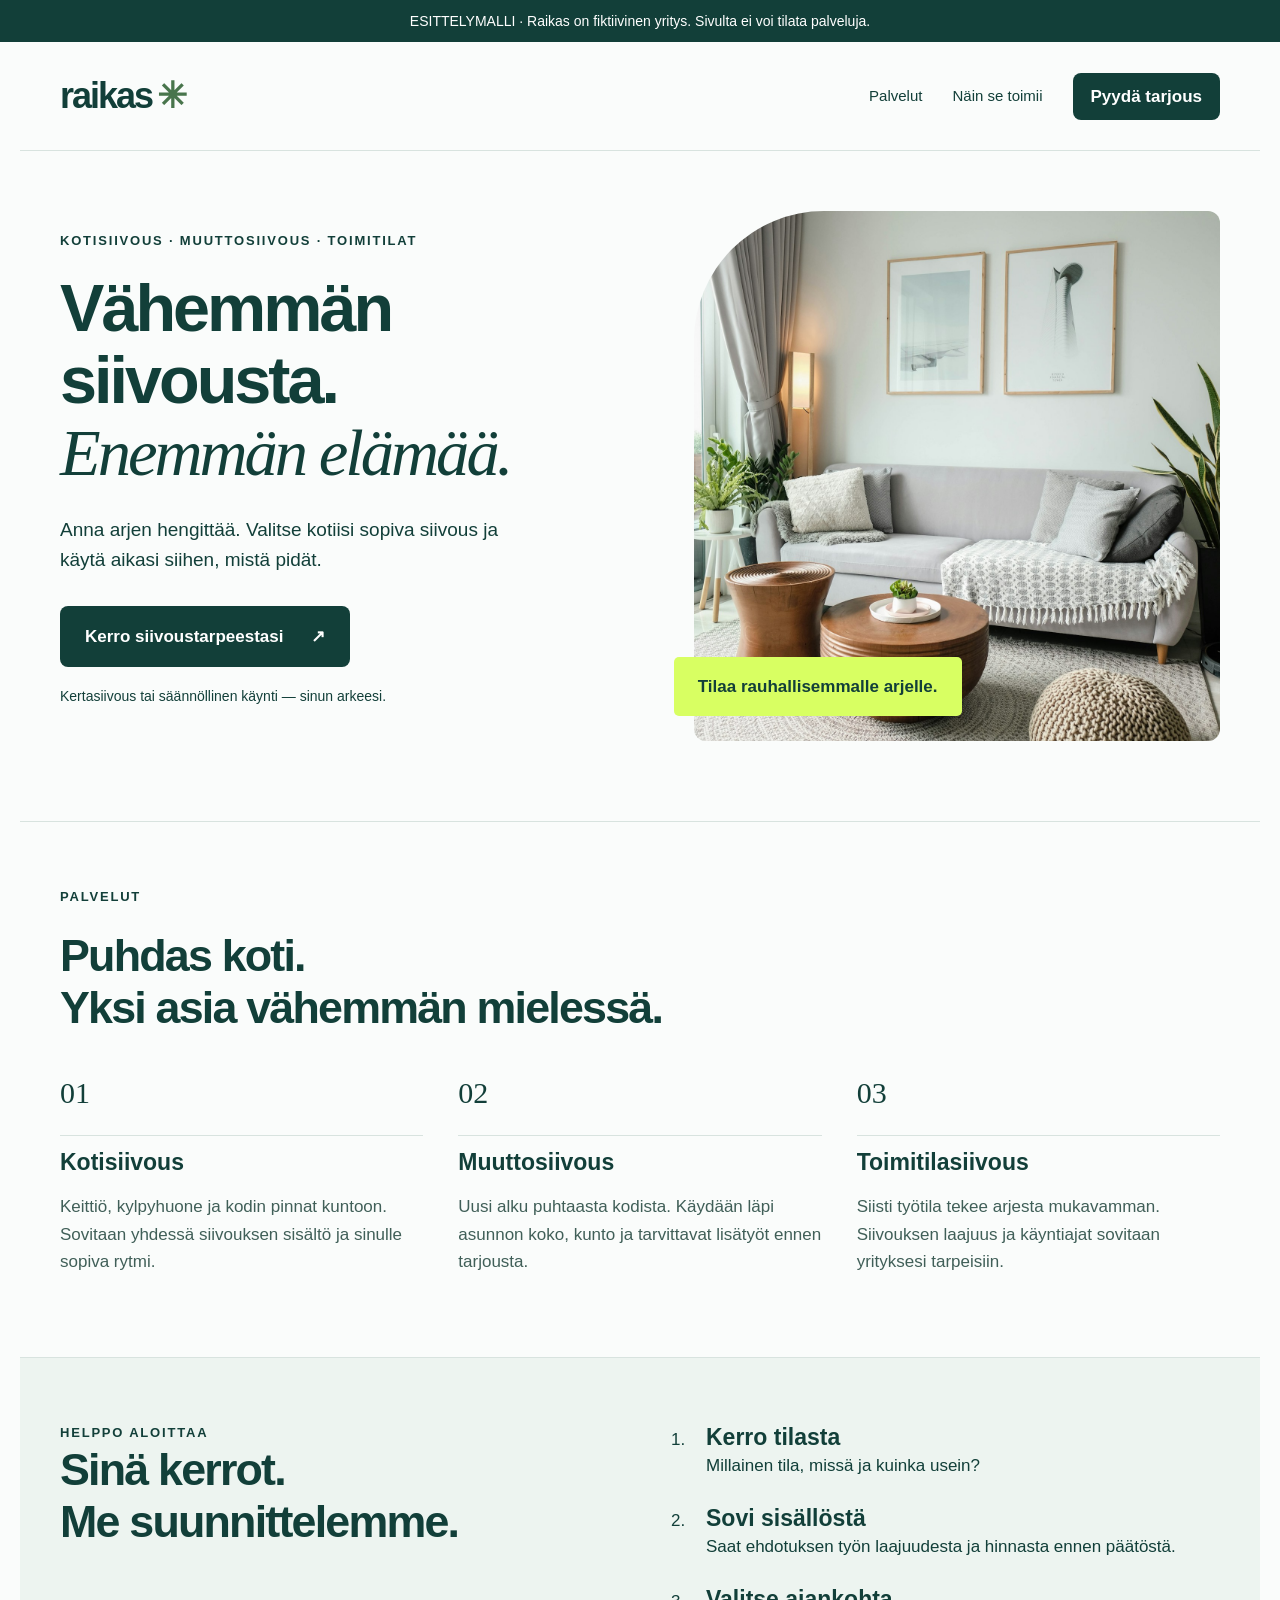
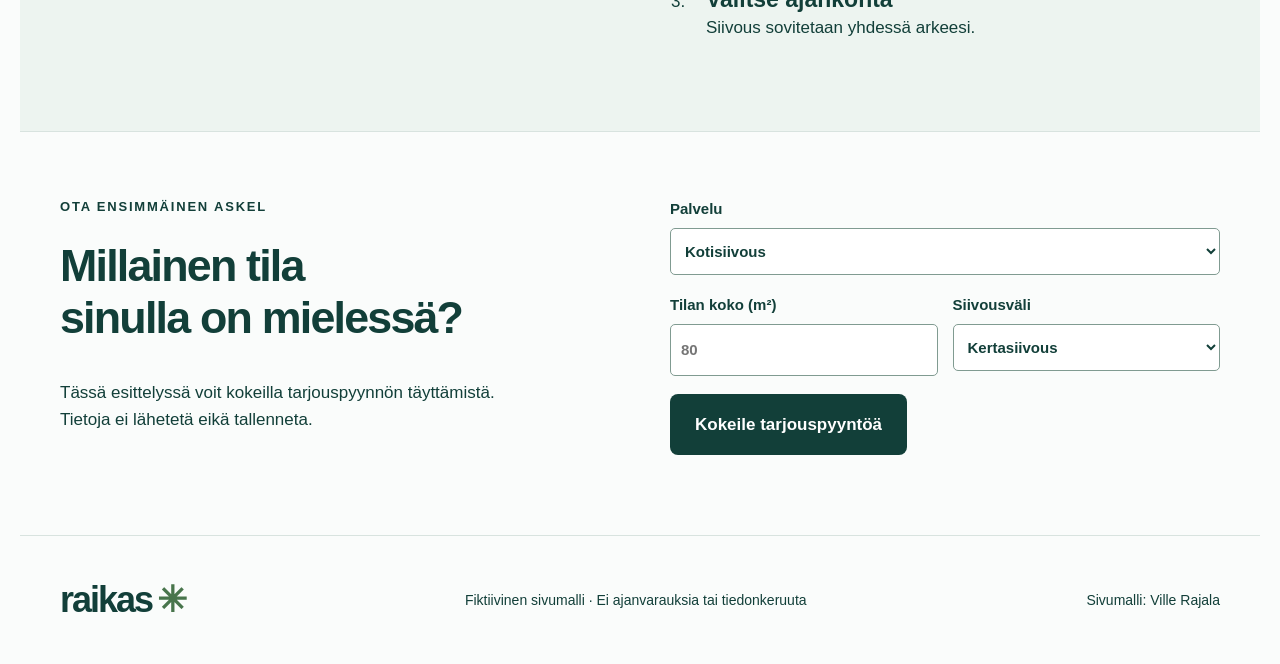
<file: index.html>
<!doctype html>
<html lang="fi">
<head>
<meta charset="utf-8">
<meta name="viewport" content="width=device-width,initial-scale=1">
<title>Raikas — siivousyrityksen sivumalli</title>
<meta name="description" content="Fiktiivinen siivousyrityksen verkkosivumalli. Tutustu palveluihin ja kokeile tarjouspyyntöä.">
<link rel="stylesheet" href="style.css">
</head>
<body>
<div class="demo">ESITTELYMALLI · Raikas on fiktiivinen yritys. Sivulta ei voi tilata palveluja.</div>
<header>
<a class="brand" href="#">raikas<span>✳</span>
</a>
<nav aria-label="Päänavigaatio">
<a href="#palvelut">Palvelut</a>
<a href="#nain">Näin se toimii</a>
<a class="button small" href="#yhteys">Pyydä tarjous</a>
</nav>
</header>
<main>
<section class="hero">
<div>
<p class="eyebrow">KOTISIIVOUS · MUUTTOSIIVOUS · TOIMITILAT</p>
<h1>Vähemmän siivousta.<br>
<em>Enemmän elämää.</em>
</h1>
<p class="intro">Anna arjen hengittää. Valitse kotiisi sopiva siivous ja käytä aikasi siihen, mistä pidät.</p>
<a class="button" href="#yhteys">Kerro siivoustarpeestasi <span aria-hidden="true">↗</span>
</a>
<p class="sub">Kertasiivous tai säännöllinen käynti — sinun arkeesi.</p>
</div>
<figure>
<img src="home.jpg" alt="Valoisa ja siisti kodin oleskelutila" width="1000" height="1100">
<figcaption>Tilaa rauhallisemmalle arjelle.</figcaption>
</figure>
</section>
<section id="palvelut">
<p class="eyebrow">PALVELUT</p>
<h2>Puhdas koti.<br>Yksi asia vähemmän mielessä.</h2>
<div class="cards">
<article>
<span class="num">01</span>
<h3>Kotisiivous</h3>
<p>Keittiö, kylpyhuone ja kodin pinnat kuntoon. Sovitaan yhdessä siivouksen sisältö ja sinulle sopiva rytmi.</p>
</article>
<article>
<span class="num">02</span>
<h3>Muuttosiivous</h3>
<p>Uusi alku puhtaasta kodista. Käydään läpi asunnon koko, kunto ja tarvittavat lisätyöt ennen tarjousta.</p>
</article>
<article>
<span class="num">03</span>
<h3>Toimitilasiivous</h3>
<p>Siisti työtila tekee arjesta mukavamman. Siivouksen laajuus ja käyntiajat sovitaan yrityksesi tarpeisiin.</p>
</article>
</div>
</section>
<section id="nain" class="steps">
<div>
<p class="eyebrow">HELPPO ALOITTAA</p>
<h2>Sinä kerrot.<br>Me suunnittelemme.</h2>
</div>
<ol>
<li>
<h3>Kerro tilasta</h3>
<p>Millainen tila, missä ja kuinka usein?</p>
</li>
<li>
<h3>Sovi sisällöstä</h3>
<p>Saat ehdotuksen työn laajuudesta ja hinnasta ennen päätöstä.</p>
</li>
<li>
<h3>Valitse ajankohta</h3>
<p>Siivous sovitetaan yhdessä arkeesi.</p>
</li>
</ol>
</section>
<section id="yhteys" class="contact">
<div>
<p class="eyebrow">OTA ENSIMMÄINEN ASKEL</p>
<h2>Millainen tila<br>sinulla on mielessä?</h2>
<p>Tässä esittelyssä voit kokeilla tarjouspyynnön täyttämistä. Tietoja ei lähetetä eikä tallenneta.</p>
</div>
<form id="quote">
<label>Palvelu<select name="service">
<option>Kotisiivous</option>
<option>Muuttosiivous</option>
<option>Toimitilasiivous</option>
</select>
</label>
<div class="fields">
<label>Tilan koko (m²)<input name="size" type="number" min="1" max="10000" required placeholder="80">
</label>
<label>Siivousväli<select name="frequency">
<option>Kertasiivous</option>
<option>Joka viikko</option>
<option>Joka toinen viikko</option>
<option>Kerran kuukaudessa</option>
</select>
</label>
</div>
<button class="button" type="submit">Kokeile tarjouspyyntöä</button>
<p id="result" role="status" aria-live="polite">
</p>
</form>
</section>
</main>
<footer>
<a class="brand" href="#">raikas<span>✳</span>
</a>
<p>Fiktiivinen sivumalli · Ei ajanvarauksia tai tiedonkeruuta</p>
<p>Sivumalli: Ville Rajala</p>
</footer>
<script src="app.js">
</script>
</body>
</html>
</file>
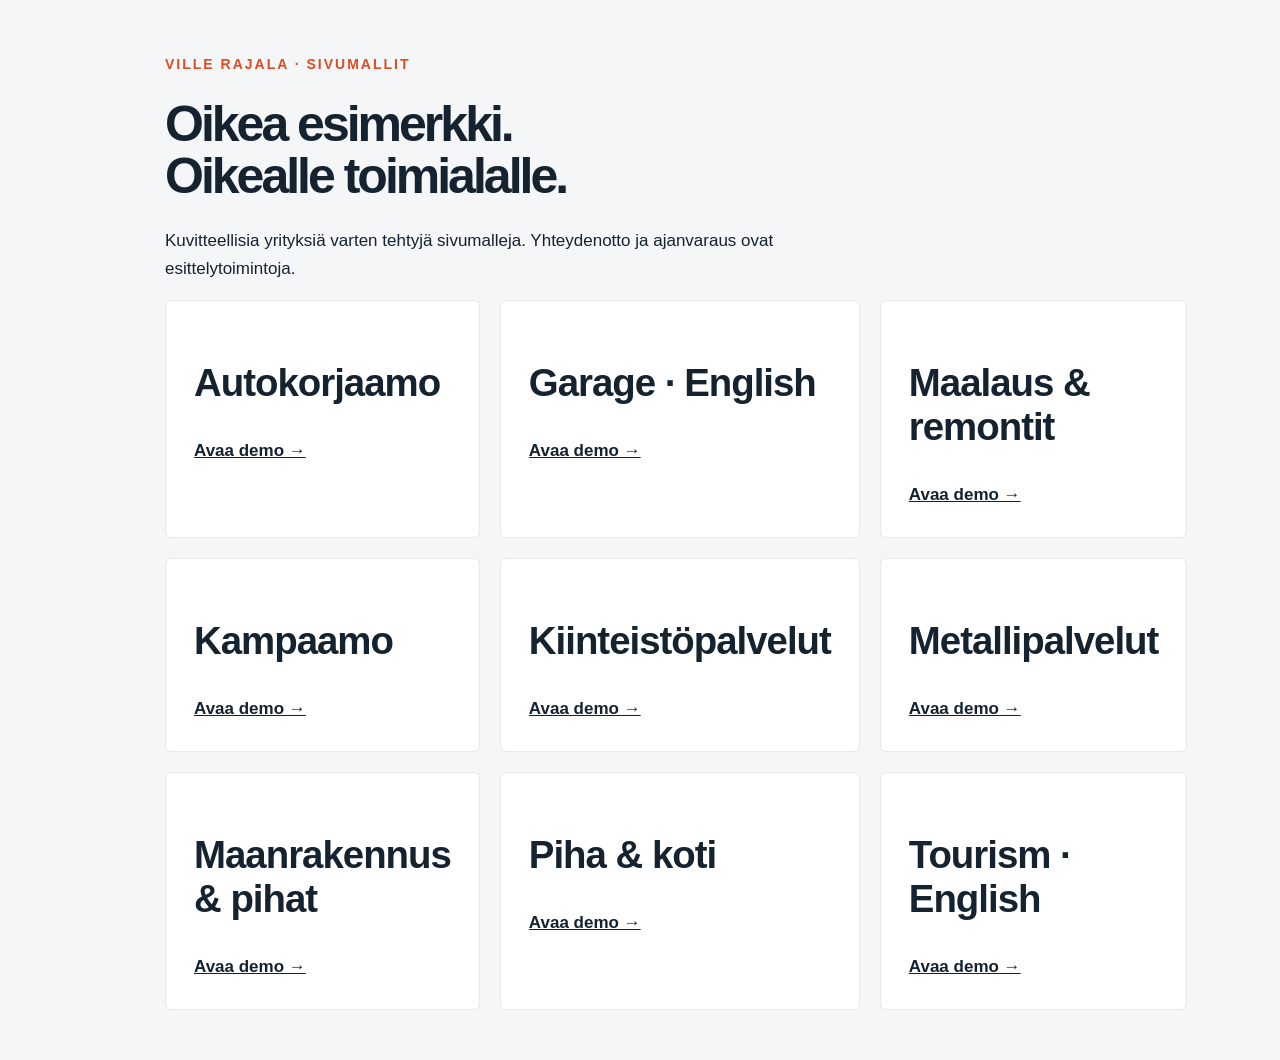
<file: demos.html>
<!doctype html>
<html lang="fi"><head><meta charset="utf-8"><meta name="viewport" content="width=device-width,initial-scale=1"><meta name="robots" content="noindex,nofollow"><title>Toimialakohtaiset sivumallit</title><style>
*{box-sizing:border-box}html{scroll-behavior:smooth}body{margin:0;font:17px/1.65 Arial,sans-serif;background:var(--paper);color:var(--ink);--paper:#f4f6f8;--ink:#152330;--accent:#df4c21}a{color:inherit}button,a{touch-action:manipulation}button{font:inherit;cursor:pointer}.notice{background:var(--ink);color:white;padding:10px 6%;font-size:14px;text-align:center}header{max-width:1240px;margin:auto;padding:24px 30px;display:flex;align-items:center;justify-content:space-between;gap:20px}.brand{font-size:25px;font-weight:900;letter-spacing:-1px;text-decoration:none}nav{display:flex;gap:25px;font-size:15px}nav a{text-decoration:none}main{max-width:1240px;margin:auto;padding:0 30px}.hero{display:grid;grid-template-columns:1fr 1fr;gap:50px;align-items:center;padding:45px 0 65px}.eyebrow{text-transform:uppercase;letter-spacing:2px;font-size:14px;font-weight:700;color:var(--accent)}h1{font-size:clamp(42px,5.7vw,76px);line-height:1.04;letter-spacing:-3px;margin:20px 0 25px;max-width:720px}h2{font-size:clamp(28px,3vw,40px);line-height:1.15;letter-spacing:-1px}h3{font-size:22px;line-height:1.25}p{max-width:650px}.lead{font-size:20px;color:var(--ink);opacity:.85}.button{display:inline-block;background:var(--ink);color:white;border:0;padding:16px 25px;text-decoration:none;border-radius:4px;font-weight:700}.secondary{margin-left:16px;font-size:15px}.photo{margin:0;position:relative}.photo img{width:100%;height:530px;object-fit:cover;display:block;border-radius:6px}.photo figcaption{font-size:12px;padding:8px 0;opacity:.65}.strip{border-top:1px solid #aaa7;border-bottom:1px solid #aaa7;display:flex;justify-content:space-between;gap:20px;padding:20px 0;font-weight:700}.section{padding:55px 0}.cards{display:grid;grid-template-columns:repeat(3,1fr);gap:20px}.card{background:white;border:1px solid #aaa4;padding:28px;border-radius:6px}.num{color:var(--accent);font-size:14px;letter-spacing:2px}.contact{background:var(--ink);color:white;padding:40px;border-radius:6px;display:grid;grid-template-columns:1.2fr 1fr;gap:40px}.contact h2{margin-top:0}.contact button{background:var(--paper);color:var(--ink);margin:0 8px 12px 0}.fine{font-size:14px;opacity:.75}.steps{display:flex;gap:28px;margin-top:30px}.steps>div{flex:1}footer{max-width:1240px;margin:auto;padding:35px 30px;font-size:14px;display:flex;justify-content:space-between;gap:25px}.gallery-links{display:flex;flex-wrap:wrap;gap:10px}.gallery-links a{padding:8px 12px;border:1px solid #aaa5;border-radius:4px}.hub{max-width:1000px;padding:50px 25px;margin:auto}.hub h1{font-size:50px}.hub .card a{font-weight:bold}.salon{--paper:#fff6f8;--ink:#441932;--accent:#b72865}.salon h1,.salon h2{font-family:Georgia,serif;font-weight:normal;letter-spacing:-2px}.salon .photo img{border-radius:220px 220px 8px 8px}.salon .hero{grid-template-columns:1.1fr .9fr}.trades{--paper:#f2f4ee;--ink:#223d2c;--accent:#9b421d}.trades .card{border-top:5px solid var(--ink)}.property{--paper:#f4f7f1;--ink:#1e3c32;--accent:#477f56}.property .card{border-top:5px solid var(--accent)}.industrial{--paper:#f0f2f3;--ink:#1c2930;--accent:#d66a1f}.industrial .card{border-left:5px solid var(--accent)}.industrial .photo img{filter:saturate(.72) contrast(1.08)}.tourism{--paper:#f0f8fa;--ink:#063b4a;--accent:#087c83}.tourism .hero{grid-template-columns:1.1fr 1fr}.tourism .photo img{border-radius:140px 5px 5px 5px}.tourism h1{font-family:Georgia,serif;font-weight:normal}.tourism .card{border-radius:16px}dialog{max-width:520px;width:calc(100% - 40px);border:0;border-radius:12px;padding:30px;color:var(--ink);box-shadow:0 20px 100px #0005}dialog::backdrop{background:#0008}dialog h2{font-size:28px}a:focus-visible,button:focus-visible{outline:3px solid var(--accent);outline-offset:5px}@media(max-width:760px){header{padding:20px}nav{gap:14px;font-size:14px}main{padding:0 20px}.hero,.salon .hero,.tourism .hero{grid-template-columns:1fr;gap:25px;padding-top:25px}h1{letter-spacing:-2px}.photo img{height:350px}.cards,.contact{grid-template-columns:1fr}.strip{flex-wrap:wrap;font-size:14px}.contact{padding:25px}.steps{flex-direction:column;gap:0}footer{flex-direction:column}.secondary{display:inline-block;margin:15px 0 0}.hub .cards{grid-template-columns:1fr}}@media(prefers-reduced-motion:reduce){html{scroll-behavior:auto}}
.earthworks{--paper:#f4f1e8;--ink:#273227;--accent:#a64f18}.earthworks .card{border-top:5px solid var(--accent)}.homeyard{--paper:#f7f3e9;--ink:#26372d;--accent:#b35f2e}.homeyard .card{border-top:5px solid var(--accent)}.homeyard .photo img{border-radius:80px 8px 8px 8px}
</style></head><body><div id="app"></div><dialog id="demoDialog"><h2 id="dialogTitle"></h2><p id="dialogText"></p><button class="button" id="closeDialog">Sulje</button></dialog><script>
const q=new URLSearchParams(location.search),sector=q.get('sector'),en=q.get('lang')==='en'||sector==='tourism';
const configs={
garage:{brand:'VAIHDE / AUTOHUOLTO',enbrand:'SHIFT / AUTO SERVICE',eyebrow:'HUOLLOT · KORJAUKSET · DIAGNOSTIIKKA',eneyebrow:'SERVICING · REPAIRS · DIAGNOSTICS',title:'Autosi kuntoon.\nArki takaisin raiteilleen.',entitle:'Car trouble?\nLet’s get you moving.',lead:'Selkeästi sovittu työ, henkilökohtainen palvelu. Kerro, mitä autosi tarvitsee — sovitaan seuraava askel yhdessä.',enlead:'Straightforward advice and personal service. Tell us what your car needs and we’ll agree the next step together.',cta:'Kysy huoltoaikaa',encta:'Ask about availability',strip:['Huolto','Vianetsintä','Korjaus'],enstrip:['Service','Diagnostics','Repair'],services:[['Määräaikaishuolto','Kerro autosi malli, vuosimalli ja kilometrimäärä. Huollon sisältö ja hinta sovitaan ennen työtä.'],['Vianetsintä','Palaako merkkivalo tai kuuluuko outo ääni? Aloitetaan oireista ja selvitetään tarvittavat toimet.'],['Korjaustyöt','Jarrut, alusta ja tavalliset korjaukset. Työn laajuus ja mahdolliset lisätyöt käydään läpi yhdessä.']],enservices:[['Scheduled servicing','Share your car model, year and mileage. Agree the work and price before the service begins.'],['Fault diagnosis','A warning light or an unfamiliar sound? Start with the symptoms and identify the next steps.'],['Everyday repairs','Brakes, suspension and general repairs. Discuss the scope and any additional work before proceeding.']],alt:'Autokorjaamon työympäristö',enalt:'A car workshop',image:'https://images.unsplash.com/photo-1615906655593-ad0386982a0f?auto=format&fit=crop&w=1600&q=85'},
trades:{brand:'PINTA / MAALAUS & REMONTIT',eyebrow:'MAALAUS · PIENREMONTOINTI · VIIMEISTELY',title:'Uusi pinta.\nTilaa viihtyä.',lead:'Yhden huoneen raikastus tai kodin pintaremontti. Aloitetaan toiveistasi ja sovitaan toteutus, joka sopii arkeesi.',cta:'Kerro remonttitoiveesi',strip:['Sisämaalaukset','Pintaremontit','Huolellinen viimeistely'],services:[['Maalaustyöt','Seinät, katot ja muut sovitut pinnat. Sävyjen valinta, pohjatyöt ja toteutus käydään läpi ennen aloitusta.'],['Pienremontit','Pienet muutokset tekevät kodista toimivamman. Kerro kohteesta, niin rajataan työ ja aikataulu yhdessä.'],['Viimeistely','Listat ja yksityiskohdat viimeistelevät kokonaisuuden. Sovitaan myös suojaus ja työmaan siistiminen.']],alt:'Sinistä maalia levitetään telalla seinään',image:'https://images.unsplash.com/photo-1562259949-e8e7689d7828?auto=format&fit=crop&w=1600&q=85'},
property:{brand:'PIHA / KIINTEISTÖPALVELUT',eyebrow:'PIHA-ALUEET · TALVIHOITO · YLLÄPITO',title:'Piha kunnossa.\nKausi toisensa jälkeen.',lead:'Sovitut kiinteistön ulkoalueiden työt selkeästi yhdeltä toimijalta. Kerro kohteesta ja tarpeesta — rajataan palvelu yhdessä.',cta:'Pyydä arviota kohteesta',strip:['Piha-alueet','Lumi ja liukkaus','Kiinteistön ylläpito'],services:[['Piha-alueiden hoito','Nurmialueet, harjaukset ja muut sovitut ulkotyöt. Kohteen koko ja hoitotarve käydään läpi ennen tarjousta.'],['Talvihoito','Lumen auraus, hiekoitus ja sovitut talvikauden työt. Vastuut, vasteajat ja alueet määritellään sopimuksessa.'],['Ylläpitotyöt','Kiinteistön sovitut tarkastus- ja ylläpitotehtävät. Palvelun sisältö rajataan kohteen ja asiakkaan tarpeiden mukaan.']],alt:'Kiinteistön piha-alueen hoitoa',image:'https://images.unsplash.com/photo-1599685315640-9ceab2f581ca?auto=format&fit=crop&w=1600&q=85'},
salon:{brand:'LUMO / HAIR STUDIO',eyebrow:'LEIKKAUKSET · VÄRJÄYKSET · KAMPAUKSET',title:'Sinun hiuksesi.\nSinun tyylisi.',lead:'Pieni muutos tai kokonaan uusi ilme. Kuuntelemme toiveesi ja suunnittelemme hiukset, jotka tuntuvat omilta.',cta:'Kysy vapaata aikaa',strip:['Leikkaus','Väri','Viimeistely'],services:[['Leikkaus & muotoilu','Arkeen sopiva leikkaus alkaa keskustelusta. Kerro hiustesi pituus ja toiveesi aikaa sopiessasi.'],['Väri & sävyt','Pehmeää sävyä tai näkyvämpi muutos. Käydään läpi lähtötilanne ja tavoite ennen käsittelyä.'],['Kampaukset','Juhlapäivän viimeistely tai erityinen hetki. Kerro tilaisuudesta ja tuo halutessasi inspiraatiokuva.']],alt:'Hiusten muotoilua kampaamossa',image:'https://images.unsplash.com/photo-1580618672591-eb180b1a973f?auto=format&fit=crop&w=1600&q=85'},
industrial:{brand:'TERÄS / METALLIPALVELUT',eyebrow:'HITSAUS · KONEISTUS · ASENNUKSET',title:'Metallityöt.\nMitoista valmiiksi.',lead:'Yksittäinen osa tai sovittu kokonaisuus. Kerro kohde, materiaali ja mitat — rajataan toteutus ennen työn aloitusta.',cta:'Pyydä arviota työstä',strip:['Hitsaus','Koneistus','Asennukset'],services:[['Hitsaus ja korjaukset','Teräs- ja metallirakenteiden sovitut hitsaus- ja korjaustyöt. Materiaali, mitat ja käyttökohde käydään läpi ennen tarjousta.'],['Koneistus ja valmistus','Yksittäiset osat ja pienet sarjat piirustusten tai sovittujen mittojen mukaan. Toleranssit ja toimitussisältö vahvistetaan etukäteen.'],['Asennus ja huolto','Sovitut asennus- ja kunnossapitotyöt yrityksille ja muille asiakkaille. Kohde, työvaiheet ja turvallisuusvaatimukset määritellään ennen toteutusta.']],alt:'Metallityötä teollisessa työympäristössä',image:'https://images.unsplash.com/photo-1504917595217-d4dc5ebe6122?auto=format&fit=crop&w=1600&q=85'},
earthworks:{brand:'PERUSTA / MAANRAKENNUS & PIHAT',eyebrow:'POHJATYÖT · SALAOJAT · PIHARAKENTAMINEN',title:'Hyvä pohja.\nToimiva piha.',lead:'Maanrakennuksen ja pihatöiden sisältö selkeästi yhdellä sivulla. Kerro kohteesta, sijainnista ja tarpeesta — rajataan seuraava askel yhdessä.',cta:'Pyydä arviota kohteesta',strip:['Pohjatyöt','Salaojitus','Piharakentaminen'],services:[['Pohja- ja kaivuutyöt','Rakennusten, pihojen ja kulkuväylien sovitut pohjatyöt. Kohteen tiedot, maaperä ja työn rajaus käydään läpi ennen tarjousta.'],['Salaojat ja kuivatus','Salaojitukset sekä muut sovitut vedenhallinnan työt. Ratkaisu suunnitellaan kohteen lähtötietojen ja tarvittavien lupien mukaan.'],['Pihat ja vihertyöt','Pihan muotoilu, istutusalueiden pohjat ja muut sovitut pihatyöt. Materiaalit, työvaiheet ja viimeistely vahvistetaan etukäteen.']],alt:'Kaivinkone työskentelee maanrakennuskohteessa',image:'https://images.unsplash.com/photo-1504307651254-35680f356dfd?auto=format&fit=crop&w=1600&q=85'},
homeyard:{brand:'KOTO / PIHA & KOTI',eyebrow:'PIHARAKENTAMINEN · ULKOTYÖT · PIENREMONTOINTI',title:'Toimiva piha.\nViihtyisä koti.',lead:'Pihan ja kodin pienet muutokset yhdeltä tekijältä. Kerro kohteesta ja toiveestasi — rajataan työ selkeästi ennen tarjousta.',cta:'Kerro kohteestasi',strip:['Piharakentaminen','Ulkorakentaminen','Pienremontit'],services:[['Piharakentaminen','Pihan rakenteet, istutusalueet ja muut sovitut pihatyöt. Materiaalit, työvaiheet ja viimeistely käydään läpi ennen tarjousta.'],['Terassit ja ulkotyöt','Terassit, portaat, istutuslaatikot ja muut sovitut ulkorakenteet. Mitat, materiaalit ja työn rajaus vahvistetaan etukäteen.'],['Pinta- ja pienremontit','Kodin sovitut pienet korjaukset ja pintojen uudistukset. Kohde suojataan ja työn sisältö sekä viimeistely sovitaan ennen aloitusta.']],alt:'Pihan puurakenteita ja istutuksia',image:'https://images.unsplash.com/photo-1598902108854-10e335adac99?auto=format&fit=crop&w=1600&q=85'},
tourism:{brand:'NUSA / ISLAND DAYS',eyebrow:'PRIVATE DAY TRIPS · ISLAND LIFE',title:'Less rushing.\nMore island.',lead:'Make room for the places you came to see. Plan a personal day around the coast, local stops and time on the water.',cta:'Plan a day out',strip:['Coastal days','Private itineraries','Local stops'],services:[['Coast & islands','Tell us where you’re staying and what you’d like to explore. Routes depend on local conditions and availability.'],['Your own pace','A day designed around your group. Discuss the stops, travel time and what is included before confirming.'],['A little more local','Leave time for a village stop, a market or a quiet view. Share your interests and we’ll shape a suggested day.']],alt:'Tropical Indonesian coast',image:'https://images.unsplash.com/photo-1678449722615-80036bf6e762?auto=format&fit=crop&w=1600&q=85'}
};
const escape=s=>String(s).replace(/[&<>"']/g,c=>({'&':'&amp;','<':'&lt;','>':'&gt;','"':'&quot;',"'":'&#39;'}[c]));
if(!configs[sector]){document.getElementById('app').innerHTML='<div class="hub"><span class="eyebrow">Ville Rajala · Sivumallit</span><h1>Oikea esimerkki.<br>Oikealle toimialalle.</h1><p>Kuvitteellisia yrityksiä varten tehtyjä sivumalleja. Yhteydenotto ja ajanvaraus ovat esittelytoimintoja.</p><div class="cards">'+[['garage','fi','Autokorjaamo'],['garage','en','Garage · English'],['trades','fi','Maalaus & remontit'],['salon','fi','Kampaamo'],['property','fi','Kiinteistöpalvelut'],['industrial','fi','Metallipalvelut'],['earthworks','fi','Maanrakennus & pihat'],['homeyard','fi','Piha & koti'],['tourism','en','Tourism · English']].map(([s,l,t])=>'<article class="card"><h2>'+t+'</h2><a href="?sector='+s+'&lang='+l+'">Avaa demo →</a></article>').join('')+'</div></div>'}else{
const c=configs[sector],english=en;document.documentElement.lang=english?'en':'fi';document.body.className=sector;const v=k=>english&&c['en'+k]?c['en'+k]:c[k];const brand=v('brand');document.title=brand+' — '+(english?'Fictional website demo':'Kuvitteellinen sivumalli');
const services=v('services');document.getElementById('app').innerHTML=`<div class="notice">${english?'DEMO · Fictional business. No services can be booked or purchased here.':'ESITTELYMALLI · Kuvitteellinen yritys. Sivulta ei voi tilata palveluja.'}</div><header><a class="brand" href="#">${escape(brand)}</a><nav><a href="#services">${english?'Services':'Palvelut'}</a><a href="#contact">${english?'Contact':'Yhteydenotto'}</a></nav></header><main><section class="hero"><div><div class="eyebrow">${escape(v('eyebrow'))}</div><h1>${escape(v('title')).replace(/\n/g,'<br>')}</h1><p class="lead">${escape(v('lead'))}</p><a class="button" href="#contact">${escape(v('cta'))}</a><br><a class="secondary" href="#services">${english?'Explore the services':'Tutustu palveluihin'}</a></div><figure class="photo"><img src="${escape(c.image)}" alt="${escape(v('alt'))}" width="700" height="700"><figcaption>${english?'Illustrative stock photograph — not this fictional business.':'Kuvituskuva — ei kuvitteellisen yrityksen asiakastyö.'}</figcaption></figure></section><div class="strip">${v('strip').map(t=>'<span>'+escape(t)+'</span>').join('')}</div><section id="services" class="section"><span class="eyebrow">${english?'A place to start':'Mistä aloitetaan?'}</span><h2>${english?'Choose what you need.':'Palvelut sinun tarpeisiisi.'}</h2><div class="cards">${services.map(([t,d],i)=>'<article class="card"><span class="num">0'+(i+1)+'</span><h3>'+escape(t)+'</h3><p>'+escape(d)+'</p></article>').join('')}</div><div class="steps">${(english?['01 · Tell us what you have in mind','02 · Agree the details and price','03 · Confirm before work begins']:['01 · Kerro tarpeestasi','02 · Sovitaan sisältö ja hinta','03 · Vahvistetaan toteutus']).map(t=>'<div><p>'+t+'</p></div>').join('')}</div></section><section id="contact" class="section"><div class="contact"><div><h2>${escape(v('cta'))}</h2><p>${english?'Share your preferred date and a few details. In a real customer site, these buttons connect directly to the business.':'Kerro toivomasi ajankohta ja muutama tieto tarpeestasi. Asiakkaan valmiilla sivulla painikkeet yhdistävät suoraan yritykseen.'}</p><p class="fine">${english?'Demo contact details: no real address, hours or phone number is represented.':'Esittelymalli: todellinen osoite, aukioloajat ja yhteystiedot lisätään asiakkaan hyväksynnällä.'}</p></div><div><button class="button demo-action">${sector==='tourism'?'WhatsApp · demo':english?'Call · demo':'Soita · esittely'}</button><button class="button demo-action">${english?'Email · demo':'Sähköposti · esittely'}</button><p class="fine">${english?'No message is sent. This example does not collect personal information.':'Viestiä ei lähetetä. Tämä esimerkki ei kerää henkilötietoja.'}</p></div></div></section></main><footer><span>${escape(brand)} · ${english?'Fictional design example':'Kuvitteellinen sivumalli'}</span><a href="demos.html">${english?'All demo sites':'Kaikki sivumallit'}</a></footer>`;
const dialog=document.getElementById('demoDialog');document.getElementById('dialogTitle').textContent=english?'This is a demo':'Tämä on esittelytoiminto';document.getElementById('dialogText').textContent=english?'On a commissioned site, this button opens the business’s approved contact channel. No call, booking or message has been made.':'Tilatulla sivulla painike avaa yrityksen hyväksymän yhteydenottokanavan. Puhelua, varausta tai viestiä ei ole tehty.';document.getElementById('closeDialog').textContent=english?'Close':'Sulje';document.querySelectorAll('.demo-action').forEach(b=>b.addEventListener('click',()=>dialog.showModal()));document.getElementById('closeDialog').onclick=()=>dialog.close();
}
</script></body></html>
</file>
<file: style.css>
:root{--ink:#123f39;--paper:#fafcfb;--lime:#d8ff62;--line:#d8e3df}*{box-sizing:border-box}html{scroll-behavior:smooth;scroll-padding-top:24px}body{margin:0;background:var(--paper);color:var(--ink);font-family:Arial,Helvetica,sans-serif;font-size:17px;line-height:1.6}a{color:inherit}a:focus-visible,button:focus-visible,input:focus-visible,select:focus-visible{outline:3px solid #b44300;outline-offset:5px}.demo{background:var(--ink);color:white;text-align:center;padding:10px 20px;font-size:14px}header,main,footer{max-width:1240px;margin:auto}header{padding:25px 40px;display:flex;justify-content:space-between;align-items:center;border-bottom:1px solid var(--line)}.brand{font-size:36px;letter-spacing:-2px;font-weight:800;text-decoration:none}.brand span{color:#48754c;margin-left:5px}nav{display:flex;gap:30px;align-items:center}nav a{text-decoration:none;font-size:15px}.button{background:var(--ink);color:white;padding:17px 25px;border-radius:8px;text-decoration:none;display:inline-flex;gap:28px;align-items:center;font:inherit;font-weight:700;border:0;cursor:pointer}.button:hover{background:#225a51}.small{padding:10px 18px}.hero{padding:60px 40px 80px;display:grid;grid-template-columns:1.1fr 1fr;gap:55px;align-items:center}.eyebrow{font-size:13px;letter-spacing:1.8px;font-weight:bold;margin:0 0 22px}h1{font-size:clamp(42px,5.2vw,68px);line-height:1.08;letter-spacing:-3px;margin:0 0 26px}h1 em{font-family:Georgia,serif;font-weight:400}h2{font-size:clamp(32px,3.5vw,46px);line-height:1.16;letter-spacing:-1.8px;margin:0 0 35px}h3{font-size:23px;line-height:1.25;margin:12px 0}.intro{font-size:19px;max-width:440px;margin-bottom:30px}.sub{font-size:14px;margin-top:18px}figure{margin:0;position:relative;height:530px}figure img{width:100%;height:100%;object-fit:cover;border-radius:130px 12px 12px 12px}figcaption{position:absolute;bottom:25px;left:-20px;background:var(--lime);padding:16px 24px;max-width:90%;font-weight:bold;border-radius:5px}section:not(.hero){padding:65px 40px;border-top:1px solid var(--line)}.cards{display:grid;grid-template-columns:repeat(3,1fr);gap:35px}.num{display:block;border-bottom:1px solid var(--line);padding-bottom:18px;font-family:Georgia,serif;font-size:30px}.cards p{color:#405f58}.steps{display:grid;grid-template-columns:1fr 1fr;gap:50px;background:#edf4f0}.steps ol{margin:0;padding-left:25px}.steps li{padding-left:16px;margin-bottom:25px}.steps h3,.steps p{margin:0}.contact{display:grid;grid-template-columns:1fr 1fr;gap:60px}.contact p{max-width:470px}label{display:block;font-size:15px;font-weight:bold;margin-bottom:18px}input,select{display:block;width:100%;padding:13px 10px;margin-top:7px;border:1px solid #809b91;border-radius:5px;background:white;color:var(--ink);font:inherit;min-width:0}.fields{display:grid;grid-template-columns:1fr 1fr;gap:15px}#result{font-size:15px}footer{padding:35px 40px;display:flex;gap:25px;justify-content:space-between;align-items:center;border-top:1px solid var(--line);font-size:14px}.document{max-width:900px;padding:50px 25px}.document article{padding:20px 0;border-top:1px solid var(--line)}.document h1{font-size:50px}.document h2{font-size:30px;margin-top:28px}.document blockquote{margin:20px 0;padding:20px;background:#edf4f0;border-left:4px solid #476d60;white-space:pre-wrap}.document table{border-collapse:collapse;width:100%}.document td,.document th{text-align:left;padding:12px;border-bottom:1px solid var(--line)}@media(max-width:760px){header{padding:18px 22px}nav{gap:12px}nav>a:not(.button){display:none}.hero{padding:35px 22px 50px;grid-template-columns:1fr;gap:30px}h1{letter-spacing:-2px}figure{height:350px}figcaption{left:10px;bottom:15px;font-size:15px}section:not(.hero){padding:45px 22px}.cards,.steps,.contact{grid-template-columns:1fr;gap:25px}footer{padding:25px 22px;align-items:flex-start;flex-direction:column;gap:10px}.document h1{font-size:38px}.eyebrow{font-size:12px;letter-spacing:1px}}@media(prefers-reduced-motion:reduce){html{scroll-behavior:auto}}
</file>
